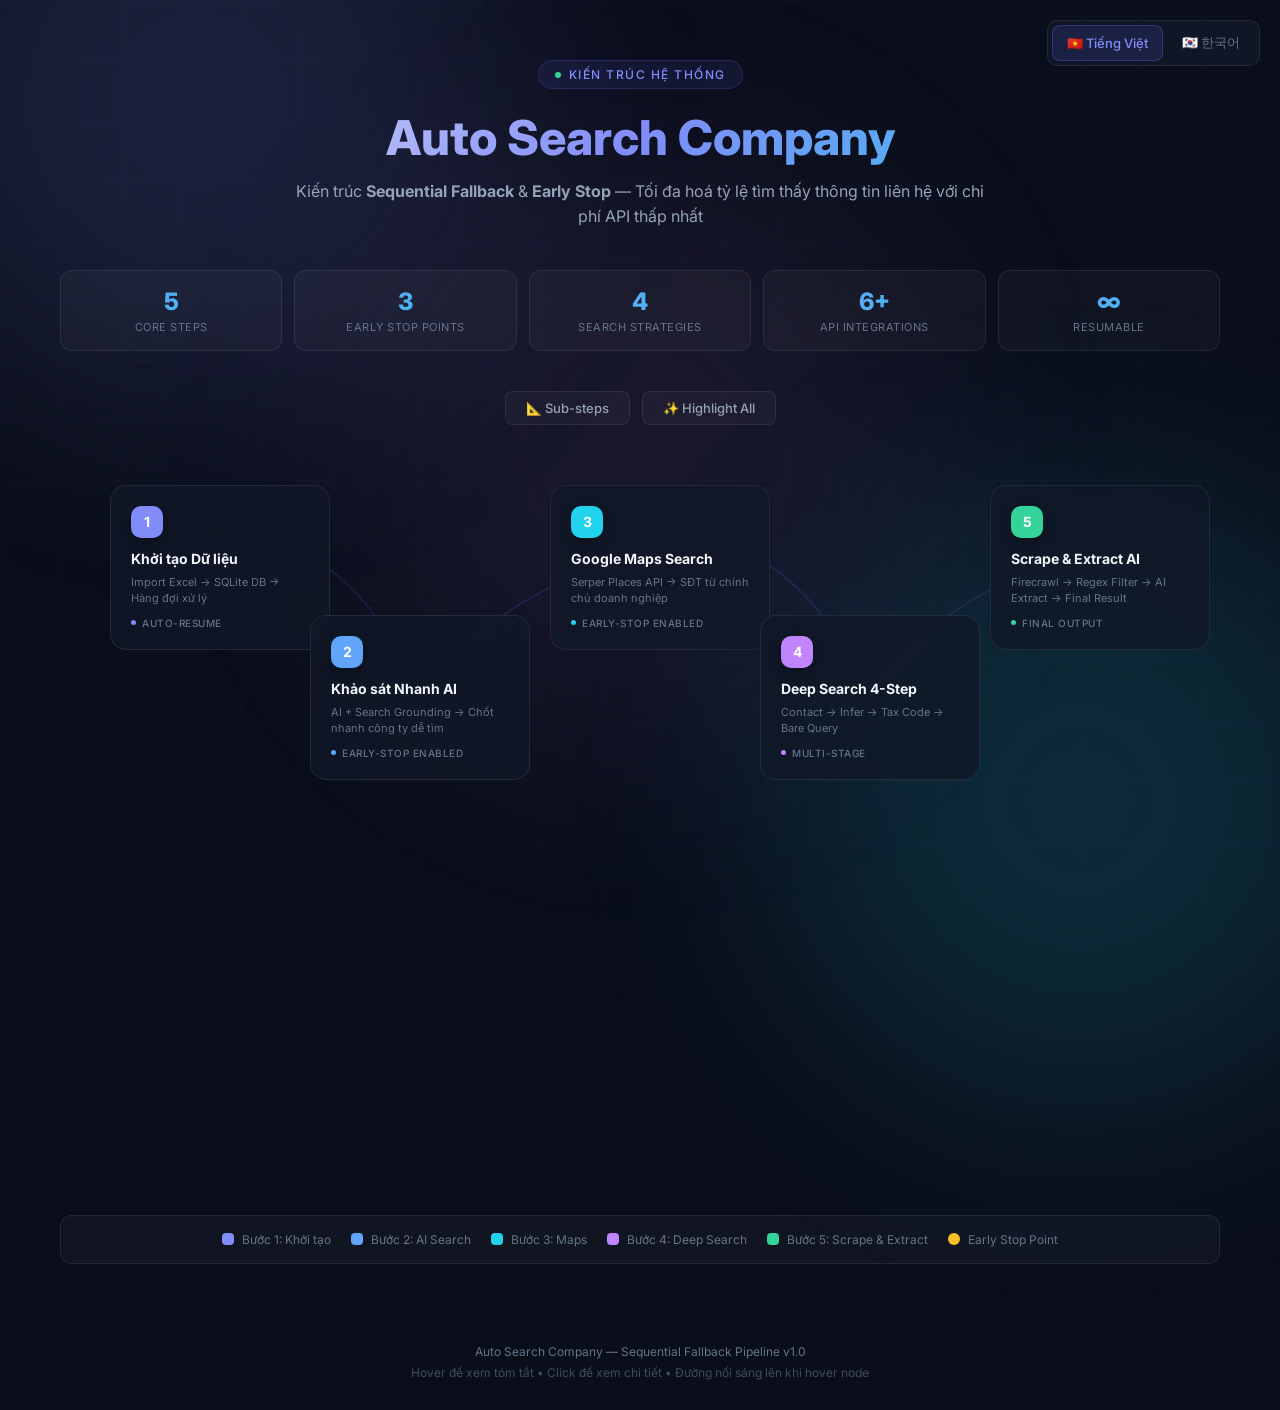
<file: dashboard/workflow/index.html>
<!DOCTYPE html>
<html lang="vi">
<head>
  <meta charset="UTF-8">
  <meta name="viewport" content="width=device-width, initial-scale=1.0">
  <title>Auto Search Company — System Workflow</title>
  <meta name="description" content="Quy trình vận hành hệ thống Auto Search Company - Sequential Fallback & Early Stop Architecture">
  <link rel="stylesheet" href="styles.css">
</head>
<body>
  <div class="bg-grid"></div>
  <div class="bg-glow bg-glow-1"></div>
  <div class="bg-glow bg-glow-2"></div>
  <div class="bg-glow bg-glow-3"></div>

  <!-- Language Toggle -->
  <div class="lang-toggle">
    <button class="lang-btn active" data-lang="vi" onclick="setLang('vi')">🇻🇳 Tiếng Việt</button>
    <button class="lang-btn" data-lang="ko" onclick="setLang('ko')">🇰🇷 한국어</button>
  </div>

  <header class="header">
    <div class="badge"><span class="dot"></span><span id="headerBadge">Kiến trúc Hệ thống</span></div>
    <h1 id="headerTitle">Auto Search Company</h1>
    <p class="subtitle" id="headerSubtitle">Kiến trúc <strong>Sequential Fallback</strong> & <strong>Early Stop</strong> — Tối đa hoá tỷ lệ tìm thấy thông tin liên hệ với chi phí API thấp nhất</p>
  </header>

  <div class="stats-bar">
    <div class="stats-grid">
      <div class="stat-card"><div class="stat-value">5</div><div class="stat-label">Core Steps</div></div>
      <div class="stat-card"><div class="stat-value">3</div><div class="stat-label">Early Stop Points</div></div>
      <div class="stat-card"><div class="stat-value">4</div><div class="stat-label">Search Strategies</div></div>
      <div class="stat-card"><div class="stat-value">6+</div><div class="stat-label">API Integrations</div></div>
      <div class="stat-card"><div class="stat-value">∞</div><div class="stat-label">Resumable</div></div>
    </div>
  </div>

  <div class="controls">
    <button data-action="substeps" onclick="toggleSubSteps()">📐 Sub-steps</button>
    <button data-action="highlight" onclick="highlightAll()">✨ Highlight All</button>
  </div>

  <div class="diagram-wrapper">
    <div class="diagram-canvas" id="diagramCanvas">
      <svg class="connections-svg" id="connectionsSvg"></svg>
    </div>
  </div>

  <div class="legend">
    <div class="legend-inner">
      <div class="legend-item"><div class="legend-color" style="background:#818cf8"></div><span class="legend-text">Bước 1: Khởi tạo</span></div>
      <div class="legend-item"><div class="legend-color" style="background:#60a5fa"></div><span class="legend-text">Bước 2: AI Search</span></div>
      <div class="legend-item"><div class="legend-color" style="background:#22d3ee"></div><span class="legend-text">Bước 3: Maps</span></div>
      <div class="legend-item"><div class="legend-color" style="background:#c084fc"></div><span class="legend-text">Bước 4: Deep Search</span></div>
      <div class="legend-item"><div class="legend-color" style="background:#34d399"></div><span class="legend-text">Bước 5: Scrape & Extract</span></div>
      <div class="legend-item"><div class="legend-color" style="background:#fbbf24;border-radius:50%"></div><span class="legend-text">Early Stop Point</span></div>
    </div>
  </div>

  <footer class="footer">
    <p id="footerTitle">Auto Search Company — Sequential Fallback Pipeline v1.0</p>
    <p id="footerHint" style="margin-top:6px;opacity:0.6">Hover để xem tóm tắt • Click để xem chi tiết • Đường nối sáng lên khi hover node</p>
  </footer>

  <div class="modal-overlay" id="modalOverlay">
    <div class="modal">
      <div class="modal-header">
        <h2><span class="step-badge">1</span><span class="modal-title-text">Title</span></h2>
        <button class="modal-close" onclick="closeModal()">✕</button>
      </div>
      <div class="modal-body"></div>
    </div>
  </div>

  <script src="i18n.js"></script>
  <script src="app.js"></script>
</body>
</html>
</file>
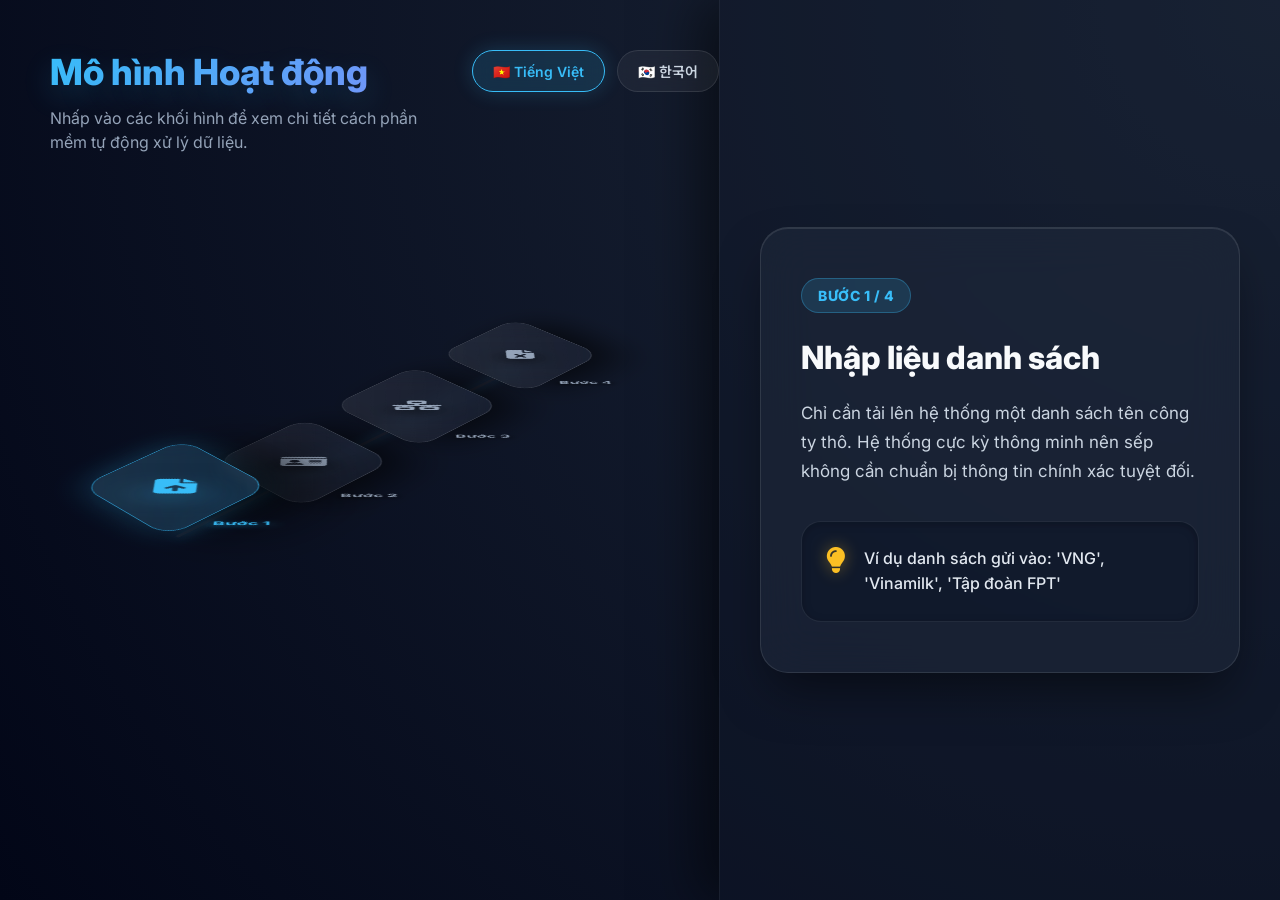
<file: workflow_3d.html>
<!DOCTYPE html>
<html lang="en">
<head>
    <meta charset="UTF-8">
    <meta name="viewport" content="width=device-width, initial-scale=1.0">
    <title>System Workflow Presentation</title>
    <link href="https://fonts.googleapis.com/css2?family=Inter:wght@300;400;600;800&family=Noto+Sans+KR:wght@300;400;700&display=swap" rel="stylesheet">
    <link rel="stylesheet" href="https://cdnjs.cloudflare.com/ajax/libs/font-awesome/6.4.0/css/all.min.css">
    <style>
        body {
            margin: 0;
            padding: 0;
            background: radial-gradient(circle at top right, #1e293b 0%, #020617 100%);
            color: #f8fafc;
            font-family: 'Inter', 'Noto Sans KR', sans-serif;
            overflow: hidden;
            height: 100vh;
        }

        .layout {
            display: flex;
            height: 100vh;
            width: 100vw;
        }

        /* --- LEFT PANE (3D SCENE) --- */
        .left-pane {
            flex: 3;
            position: relative;
            display: flex;
            flex-direction: column;
            overflow: hidden;
        }

        .header {
            position: absolute;
            top: 50px;
            left: 50px;
            z-index: 10;
        }

        .header h1 {
            font-size: 36px;
            font-weight: 800;
            margin: 0 0 12px 0;
            background: linear-gradient(135deg, #38bdf8, #818cf8);
            -webkit-background-clip: text;
            -webkit-text-fill-color: transparent;
            text-shadow: 0 10px 30px rgba(56, 189, 248, 0.2);
        }

        .header p {
            color: #94a3b8;
            font-size: 16px;
            margin: 0;
            max-width: 400px;
            line-height: 1.5;
        }

        .lang-toggle {
            position: absolute;
            top: 50px;
            right: 0px; /* Aligned relative to left-pane */
            display: flex;
            gap: 12px;
            z-index: 10;
        }

        .lang-toggle button {
            background: rgba(255,255,255,0.05);
            border: 1px solid rgba(255,255,255,0.1);
            color: #cbd5e1;
            padding: 10px 20px;
            border-radius: 30px;
            cursor: pointer;
            font-weight: 600;
            font-size: 14px;
            transition: all 0.3s cubic-bezier(0.4, 0, 0.2, 1);
            backdrop-filter: blur(10px);
            font-family: 'Inter', 'Noto Sans KR', sans-serif;
        }

        .lang-toggle button:hover {
            background: rgba(255,255,255,0.1);
        }

        .lang-toggle button.active {
            background: rgba(56, 189, 248, 0.15);
            border-color: #38bdf8;
            color: #38bdf8;
            box-shadow: 0 0 20px rgba(56, 189, 248, 0.2);
        }

        .scene-container {
            flex: 1;
            display: flex;
            align-items: center;
            justify-content: center;
            perspective: 2000px;
        }

        .board {
            position: relative;
            width: 600px; 
            height: 120px;
            transform: rotateX(60deg) rotateZ(-45deg);
            transform-style: preserve-3d;
            transition: transform 0.1s linear; /* for parallax */
        }

        /* The glowing wire connecting steps */
        .wire {
            position: absolute;
            top: 58px;
            left: 60px;
            width: 480px;
            height: 4px;
            background: rgba(255,255,255,0.05);
            border-radius: 2px;
            box-shadow: 0 0 15px rgba(56, 189, 248, 0.3);
            transform: translateZ(5px);
        }

        /* Animated data packets traveling on wire */
        .data-packet {
            position: absolute;
            top: -2px; 
            left: 0;
            width: 8px; 
            height: 8px;
            border-radius: 50%;
            background: #fff;
            box-shadow: 0 0 20px 5px #38bdf8, 0 0 40px 10px #818cf8;
            animation: travel 4s infinite cubic-bezier(0.4, 0, 0.2, 1);
            opacity: 0;
        }

        @keyframes travel {
            0% { transform: translateX(0); opacity: 0; }
            10% { opacity: 1; }
            90% { opacity: 1; }
            100% { transform: translateX(480px); opacity: 0; }
        }

        /* 3D Glass Panels */
        .glass-panel {
            position: absolute;
            top: 0;
            width: 120px;
            height: 120px;
            background: rgba(255, 255, 255, 0.03);
            backdrop-filter: blur(10px);
            -webkit-backdrop-filter: blur(10px);
            border: 1px solid rgba(255, 255, 255, 0.15);
            border-radius: 24px;
            transform-style: preserve-3d;
            transform: translateZ(20px);
            transition: all 0.5s cubic-bezier(0.175, 0.885, 0.32, 1.275);
            cursor: pointer;
            box-shadow: 20px 20px 50px rgba(0,0,0,0.6);
        }

        .step-1 { left: 0px; }
        .step-2 { left: 160px; }
        .step-3 { left: 320px; }
        .step-4 { left: 480px; }

        .glass-panel::before {
            content: '';
            position: absolute;
            inset: 0;
            border-radius: 24px;
            background: linear-gradient(135deg, rgba(255,255,255,0.1) 0%, transparent 100%);
            opacity: 0.5;
        }

        .glass-panel:hover:not(.active) {
            transform: translateZ(40px);
            background: rgba(255, 255, 255, 0.08);
            box-shadow: 30px 30px 60px rgba(0,0,0,0.7);
        }

        .glass-panel.active {
            transform: translateZ(60px);
            background: rgba(56, 189, 248, 0.15);
            border: 1px solid rgba(56, 189, 248, 0.6);
            box-shadow: 40px 40px 80px rgba(0,0,0,0.8), 0 0 40px rgba(56, 189, 248, 0.3);
        }

        /* Counter-rotated Icon */
        .icon-wrapper {
            position: absolute;
            top: 0; left: 0; right: 0; bottom: 0;
            display: flex;
            align-items: center;
            justify-content: center;
            font-size: 40px;
            color: #94a3b8;
            transform-style: preserve-3d;
            transform: translateZ(30px) rotateZ(45deg) rotateX(-60deg);
            filter: drop-shadow(0 15px 15px rgba(0,0,0,0.6));
            transition: all 0.5s cubic-bezier(0.175, 0.885, 0.32, 1.275);
        }

        .glass-panel:hover .icon-wrapper {
            color: #cbd5e1;
            transform: translateZ(45px) rotateZ(45deg) rotateX(-60deg) scale(1.1);
        }

        .glass-panel.active .icon-wrapper {
            color: #38bdf8;
            transform: translateZ(60px) rotateZ(45deg) rotateX(-60deg) scale(1.3);
            filter: drop-shadow(0 20px 20px rgba(56, 189, 248, 0.4));
        }

        /* Counter-rotated Label below panel */
        .step-label {
            position: absolute;
            top: 140px;
            left: 50%;
            transform: translateX(-50%) rotateZ(45deg) rotateX(-60deg);
            color: #94a3b8;
            font-weight: 700;
            font-size: 16px;
            white-space: nowrap;
            pointer-events: none;
            transition: color 0.3s;
            text-shadow: 0 4px 10px rgba(0,0,0,0.8);
        }

        .glass-panel.active .step-label {
            color: #38bdf8;
            text-shadow: 0 4px 15px rgba(56, 189, 248, 0.6);
        }

        /* --- RIGHT PANE (INFO PANEL) --- */
        .right-pane {
            flex: 2;
            display: flex;
            align-items: center;
            justify-content: center;
            padding: 40px;
            background: rgba(15, 23, 42, 0.4);
            border-left: 1px solid rgba(255, 255, 255, 0.05);
            box-shadow: -20px 0 50px rgba(0,0,0,0.5);
            z-index: 5;
        }

        .glass-card {
            background: rgba(30, 41, 59, 0.6);
            backdrop-filter: blur(24px);
            -webkit-backdrop-filter: blur(24px);
            border: 1px solid rgba(255, 255, 255, 0.1);
            border-radius: 28px;
            padding: 50px 40px;
            box-shadow: 0 25px 50px -12px rgba(0, 0, 0, 0.5), inset 0 1px 0 rgba(255,255,255,0.1);
            width: 100%;
            max-width: 480px;
            transition: all 0.4s ease;
        }

        .step-badge {
            display: inline-block;
            padding: 8px 16px;
            background: rgba(56, 189, 248, 0.15);
            color: #38bdf8;
            border-radius: 20px;
            font-size: 14px;
            font-weight: 800;
            margin-bottom: 24px;
            border: 1px solid rgba(56, 189, 248, 0.3);
            letter-spacing: 0.5px;
            text-transform: uppercase;
        }

        .glass-card h2 {
            font-size: 32px;
            font-weight: 800;
            margin: 0 0 20px 0;
            color: #f8fafc;
            line-height: 1.3;
        }

        .glass-card p {
            font-size: 17px;
            line-height: 1.7;
            color: #cbd5e1;
            margin: 0 0 35px 0;
        }

        .example-box {
            background: rgba(15, 23, 42, 0.7);
            border: 1px solid rgba(255, 255, 255, 0.08);
            border-radius: 20px;
            padding: 24px;
            display: flex;
            align-items: flex-start;
            gap: 18px;
            box-shadow: inset 0 2px 10px rgba(0,0,0,0.2);
        }

        .example-box i {
            color: #fbbf24;
            font-size: 26px;
            margin-top: 2px;
            filter: drop-shadow(0 0 8px rgba(251, 191, 36, 0.4));
        }

        .example-box span {
            color: #e2e8f0;
            font-size: 16px;
            line-height: 1.6;
            font-weight: 500;
        }

    </style>
</head>
<body>

    <div class="layout">
        <!-- LEFT 3D SCENE -->
        <div class="left-pane">
            
            <div class="header">
                <h1 id="main-title">Mô hình Hoạt động</h1>
                <p id="sub-title">Nhấp vào các khối hình để xem chi tiết cách phần mềm tự động xử lý dữ liệu.</p>
            </div>

            <div class="lang-toggle">
                <button id="btn-vn" class="active" onclick="setLanguage('vn')">🇻🇳 Tiếng Việt</button>
                <button id="btn-kr" onclick="setLanguage('kr')">🇰🇷 한국어</button>
            </div>

            <div class="scene-container">
                <div class="board" id="board">
                    
                    <!-- Connection Wire -->
                    <div class="wire">
                        <div class="data-packet" style="animation-delay: 0s"></div>
                        <div class="data-packet" style="animation-delay: 1.3s"></div>
                        <div class="data-packet" style="animation-delay: 2.6s"></div>
                    </div>

                    <!-- Step 1 -->
                    <div class="glass-panel step-1 active" data-step="1" onclick="updateInfoPanel(1)">
                        <div class="icon-wrapper"><i class="fas fa-file-upload"></i></div>
                        <div class="step-label" id="label-step-1">Bước 1</div>
                    </div>

                    <!-- Step 2 -->
                    <div class="glass-panel step-2" data-step="2" onclick="updateInfoPanel(2)">
                        <div class="icon-wrapper"><i class="fas fa-id-card"></i></div>
                        <div class="step-label" id="label-step-2">Bước 2</div>
                    </div>

                    <!-- Step 3 -->
                    <div class="glass-panel step-3" data-step="3" onclick="updateInfoPanel(3)">
                        <div class="icon-wrapper"><i class="fas fa-network-wired"></i></div>
                        <div class="step-label" id="label-step-3">Bước 3</div>
                    </div>

                    <!-- Step 4 -->
                    <div class="glass-panel step-4" data-step="4" onclick="updateInfoPanel(4)">
                        <div class="icon-wrapper"><i class="fas fa-file-excel"></i></div>
                        <div class="step-label" id="label-step-4">Bước 4</div>
                    </div>

                </div>
            </div>
        </div>

        <!-- RIGHT INFO PANEL -->
        <div class="right-pane">
            <div class="glass-card" id="info-card">
                <div class="step-badge" id="step-badge">Bước 1 / 4</div>
                <h2 id="info-title">Nhập liệu danh sách</h2>
                <p id="info-desc">Chỉ cần tải lên hệ thống một danh sách tên công ty thô. Không cần thông tin chính xác tuyệt đối.</p>
                <div class="example-box">
                    <i class="fas fa-lightbulb"></i>
                    <span id="info-example">Ví dụ: "VNG", "Vinamilk", "FPT"</span>
                </div>
            </div>
        </div>
    </div>

    <script>
        // Data Configuration
        const workflowData = [
            {
                step: 1,
                vn: {
                    title: "Nhập liệu danh sách",
                    desc: "Chỉ cần tải lên hệ thống một danh sách tên công ty thô. Hệ thống cực kỳ thông minh nên sếp không cần chuẩn bị thông tin chính xác tuyệt đối.",
                    example: "Ví dụ danh sách gửi vào: 'VNG', 'Vinamilk', 'Tập đoàn FPT'"
                },
                kr: {
                    title: "초기 데이터 입력",
                    desc: "정확하지 않아도 괜찮습니다. 가지고 있는 회사 이름 목록을 시스템에 업로드하기만 하면 됩니다. 시스템이 알아서 분석합니다.",
                    example: "예시 입력 데이터: 'VNG', 'Vinamilk', 'FPT 그룹'"
                }
            },
            {
                step: 2,
                vn: {
                    title: "Định vị Pháp lý",
                    desc: "Hệ thống đóng vai trò như một thám tử số, tự động đối chiếu cơ sở dữ liệu quốc gia để tìm ra 'tên khai sinh' chuẩn xác nhất trên giấy phép kinh doanh của công ty đó.",
                    example: "Từ cụm từ 'VNG' ➔ Tìm ra chính xác 'Công ty Cổ phần VNG'"
                },
                kr: {
                    title: "공식 법인명 식별",
                    desc: "시스템이 디지털 탐정처럼 국가 데이터베이스를 대조하여 사업자 등록증상의 정확한 '공식 법인명'을 자동으로 찾아냅니다.",
                    example: "검색어 'VNG' ➔ 'VNG 주식회사'로 자동 보정"
                }
            },
            {
                step: 3,
                vn: {
                    title: "Đào sâu & Thu thập",
                    desc: "Sử dụng tên chuẩn pháp lý vừa tìm được, AI sẽ rà quét toàn bộ Internet, bản đồ Google, và Mạng xã hội để gom về các dữ liệu kinh doanh quan trọng như Website, Số điện thoại, Email.",
                    example: "Thu hoạch được: vng.com.vn, SĐT: 028 3962 3888, ĐC: Tp.HCM"
                },
                kr: {
                    title: "심층 검색 및 수집",
                    desc: "확인된 법인명으로 인터넷 전체, 구글 지도, SNS를 스캔하여 웹사이트, 연락처, 이메일 등 핵심 비즈니스 데이터를 수집합니다.",
                    example: "수집 완료: vng.com.vn, 028 3962 3888, 호치민시"
                }
            },
            {
                step: 4,
                vn: {
                    title: "Xuất Báo cáo Excel",
                    desc: "Toàn bộ dữ liệu khổng lồ được sàng lọc, loại bỏ trùng lặp và đóng gói gọn gàng vào một file Excel chuyên nghiệp. Sếp chỉ việc tải về và sử dụng ngay!",
                    example: "Kết quả cuối cùng: File Danh_sach_cong_ty_hoan_chinh.xlsx"
                },
                kr: {
                    title: "엑셀 보고서 생성",
                    desc: "방대한 데이터가 필터링 및 중복 제거되어 전문적인 엑셀 파일로 깔끔하게 포장됩니다. 다운로드하여 바로 비즈니스에 활용하세요!",
                    example: "최종 결과물: 완벽한 Danh_sach_cong_ty.xlsx 파일"
                }
            }
        ];

        let currentLang = 'vn';
        let currentStep = 1;

        // UI Update Logic
        function updateInfoPanel(stepId) {
            currentStep = stepId;
            const data = workflowData.find(d => d.step === stepId)[currentLang];
            
            const card = document.getElementById('info-card');
            
            // Fade out
            card.style.opacity = 0;
            card.style.transform = 'translateY(15px)';
            
            setTimeout(() => {
                // Update text
                document.getElementById('step-badge').innerText = currentLang === 'vn' ? `Bước ${stepId} / 4` : `${stepId} 단계 / 4`;
                document.getElementById('info-title').innerText = data.title;
                document.getElementById('info-desc').innerText = data.desc;
                document.getElementById('info-example').innerText = data.example;
                
                // Fade in
                card.style.opacity = 1;
                card.style.transform = 'translateY(0)';
            }, 300);

            // Update 3D block active states
            document.querySelectorAll('.glass-panel').forEach(el => {
                if(parseInt(el.dataset.step) === stepId) {
                    el.classList.add('active');
                } else {
                    el.classList.remove('active');
                }
            });
        }

        // Language Switch Logic
        function setLanguage(lang) {
            currentLang = lang;
            document.getElementById('btn-vn').classList.toggle('active', lang === 'vn');
            document.getElementById('btn-kr').classList.toggle('active', lang === 'kr');
            
            // Translate Header
            document.getElementById('main-title').innerText = lang === 'vn' ? "Mô hình Hoạt động" : "시스템 작동 원리";
            document.getElementById('sub-title').innerText = lang === 'vn' 
                ? "Nhấp vào các khối hình để xem chi tiết cách phần mềm tự động xử lý dữ liệu." 
                : "각 블록을 클릭하여 소프트웨어가 데이터를 자동 처리하는 과정을 확인하세요.";
            
            // Translate 3D block labels
            for(let i=1; i<=4; i++) {
                document.getElementById(`label-step-${i}`).innerText = lang === 'vn' ? `Bước ${i}` : `${i} 단계`;
            }

            // Refresh current panel
            updateInfoPanel(currentStep);
        }

        // 3D Parallax Mouse Tracking
        const board = document.getElementById('board');
        let currentX = 0, currentY = 0;
        let targetX = 0, targetY = 0;

        document.addEventListener('mousemove', (e) => {
            // Calculate rotation offsets based on mouse position
            targetX = (window.innerWidth / 2 - e.pageX) / 80;
            targetY = (window.innerHeight / 2 - e.pageY) / 80;
        });

        // Smooth animation loop for parallax
        function animate() {
            currentX += (targetX - currentX) * 0.1;
            currentY += (targetY - currentY) * 0.1;
            board.style.transform = `rotateX(${60 + currentY}deg) rotateZ(${-45 + currentX}deg)`;
            requestAnimationFrame(animate);
        }
        animate();

        // Initial setup
        setLanguage('vn');

    </script>
</body>
</html>
</file>
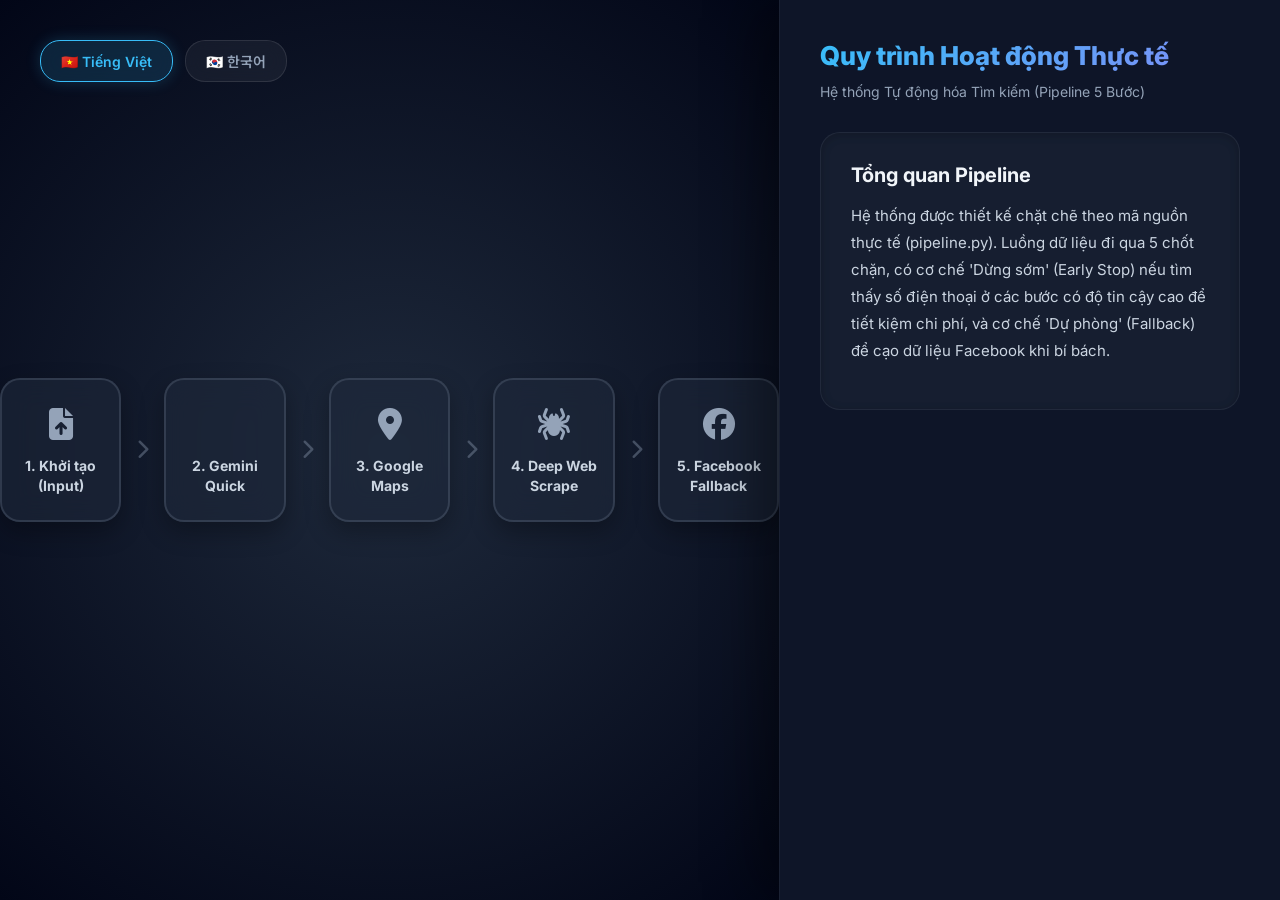
<file: workflow_diagram.html>
<!DOCTYPE html>
<html lang="en">
<head>
    <meta charset="UTF-8">
    <meta name="viewport" content="width=device-width, initial-scale=1.0">
    <title>Actual System Pipeline Diagram</title>
    <link href="https://fonts.googleapis.com/css2?family=Inter:wght@300;400;500;600;800&family=Noto+Sans+KR:wght@300;400;500;700&display=swap" rel="stylesheet">
    <link rel="stylesheet" href="https://cdnjs.cloudflare.com/ajax/libs/font-awesome/6.4.0/css/all.min.css">
    <style>
        body {
            margin: 0; padding: 0;
            font-family: 'Inter', 'Noto Sans KR', sans-serif;
            color: #f8fafc;
            background: #020617;
            overflow: hidden;
        }
        
        .layout {
            display: flex;
            height: 100vh;
            width: 100vw;
        }

        /* --- LEFT PANE (DIAGRAM) --- */
        .left-pane {
            flex: 6.5; 
            position: relative;
            display: flex;
            align-items: center;
            justify-content: center;
            background: radial-gradient(circle at center, #1e293b 0%, #020617 100%);
            overflow: hidden;
        }

        .lang-toggle {
            position: absolute;
            top: 40px;
            left: 40px;
            display: flex;
            gap: 12px;
            z-index: 20;
        }
        
        .lang-toggle button {
            background: rgba(255,255,255,0.05);
            border: 1px solid rgba(255,255,255,0.1);
            color: #94a3b8;
            padding: 10px 20px;
            border-radius: 20px;
            cursor: pointer;
            font-weight: 600;
            font-size: 14px;
            transition: all 0.3s;
            font-family: inherit;
            backdrop-filter: blur(10px);
        }
        
        .lang-toggle button.active {
            background: rgba(56, 189, 248, 0.15);
            border-color: #38bdf8;
            color: #38bdf8;
            box-shadow: 0 0 15px rgba(56, 189, 248, 0.2);
        }

        .diagram-canvas {
            display: flex;
            align-items: center;
            justify-content: center;
            gap: 15px; /* Reduced gap to fit 5 nodes */
            width: 100%;
            height: 100%;
            transition: transform 0.8s cubic-bezier(0.2, 0.8, 0.2, 1);
            transform-origin: center center;
        }

        /* Arrows */
        .arrow {
            font-size: 20px;
            color: rgba(148, 163, 184, 0.4);
            z-index: 1;
            transition: opacity 0.4s;
        }
        .diagram-canvas.zoomed .arrow {
            opacity: 0.1;
        }

        /* Nodes */
        .node {
            position: relative;
            width: 140px;
            height: 140px;
            background: rgba(30, 41, 59, 0.6);
            backdrop-filter: blur(15px);
            border: 2px solid rgba(148, 163, 184, 0.2);
            border-radius: 20px;
            display: flex;
            flex-direction: column;
            align-items: center;
            justify-content: center;
            cursor: pointer;
            transition: all 0.4s cubic-bezier(0.25, 0.8, 0.25, 1);
            box-shadow: 0 10px 25px rgba(0,0,0,0.3);
            z-index: 2;
        }

        .node .icon {
            font-size: 32px;
            color: #94a3b8;
            margin-bottom: 12px;
            transition: all 0.4s;
        }

        .node .title {
            font-size: 14px;
            font-weight: 700;
            color: #cbd5e1;
            text-align: center;
            padding: 0 10px;
            line-height: 1.4;
        }

        /* Hover Effect */
        .node:hover {
            border-color: #38bdf8;
            background: rgba(30, 41, 59, 0.9);
            box-shadow: 0 15px 35px rgba(56, 189, 248, 0.25);
            transform: translateY(-5px);
        }
        .node:hover .icon {
            color: #38bdf8;
            transform: scale(1.1);
        }

        /* Active State (Zoomed) */
        .node.active {
            border-color: #818cf8;
            background: rgba(30, 41, 59, 1);
            box-shadow: 0 0 50px rgba(129, 140, 248, 0.4);
        }
        .node.active .icon {
            color: #818cf8;
        }

        /* Dimmed State */
        .node.dimmed {
            opacity: 0.4;
            filter: blur(3px);
            transform: scale(0.95);
        }
        .node.dimmed:hover {
            opacity: 0.8;
            filter: blur(0px);
            transform: scale(1);
        }

        /* Tooltip */
        .tooltip {
            position: absolute;
            bottom: calc(100% + 15px);
            left: 50%;
            transform: translateX(-50%) translateY(10px);
            background: rgba(15, 23, 42, 0.95);
            border: 1px solid #38bdf8;
            padding: 12px 16px;
            border-radius: 12px;
            width: 250px;
            color: #f1f5f9;
            font-size: 13px;
            line-height: 1.6;
            box-shadow: 0 15px 35px rgba(0,0,0,0.6);
            opacity: 0;
            visibility: hidden;
            transition: all 0.3s;
            pointer-events: none;
            z-index: 10;
        }
        .tooltip::after {
            content: '';
            position: absolute;
            top: 100%;
            left: 50%;
            transform: translateX(-50%);
            border-width: 8px;
            border-style: solid;
            border-color: #38bdf8 transparent transparent transparent;
        }
        .node:hover .tooltip {
            opacity: 1;
            visibility: visible;
            transform: translateX(-50%) translateY(0);
        }
        .diagram-canvas.zoomed .tooltip {
            display: none !important;
        }

        /* --- RIGHT PANE (SIDEBAR) --- */
        .right-pane {
            flex: 3.5; 
            background: rgba(15, 23, 42, 0.95);
            backdrop-filter: blur(20px);
            border-left: 1px solid rgba(255, 255, 255, 0.05);
            display: flex;
            flex-direction: column;
            padding: 40px;
            box-shadow: -20px 0 50px rgba(0,0,0,0.4);
            position: relative;
            z-index: 10;
            overflow-y: auto;
        }

        .header {
            margin-bottom: 30px;
        }
        .header h1 {
            font-size: 26px;
            font-weight: 800;
            margin: 0 0 10px 0;
            background: linear-gradient(135deg, #38bdf8, #818cf8);
            -webkit-background-clip: text;
            -webkit-text-fill-color: transparent;
            line-height: 1.2;
        }
        .header p {
            color: #94a3b8;
            margin: 0;
            font-size: 14px;
            line-height: 1.5;
        }

        .sidebar-content {
            flex: 1;
            display: none;
            animation: fadeIn 0.5s ease forwards;
        }
        .sidebar-content.active {
            display: block;
        }

        @keyframes fadeIn {
            from { opacity: 0; transform: translateY(15px); }
            to { opacity: 1; transform: translateY(0); }
        }

        /* Overview Content */
        .overview-card {
            background: rgba(30, 41, 59, 0.5);
            border: 1px solid rgba(255,255,255,0.05);
            border-radius: 20px;
            padding: 30px;
            box-shadow: inset 0 2px 10px rgba(0,0,0,0.2);
        }
        .overview-card h2 {
            font-size: 20px;
            margin: 0 0 15px 0;
            color: #f1f5f9;
        }
        .overview-card p {
            color: #cbd5e1;
            line-height: 1.8;
            font-size: 15px;
            white-space: pre-line;
        }

        /* Detail Content */
        .btn-back {
            background: rgba(56, 189, 248, 0.1);
            border: 1px solid rgba(56, 189, 248, 0.3);
            color: #38bdf8;
            padding: 10px 16px;
            border-radius: 12px;
            cursor: pointer;
            font-weight: 600;
            font-size: 14px;
            margin-bottom: 20px;
            display: inline-flex;
            align-items: center;
            gap: 10px;
            transition: all 0.3s;
            font-family: inherit;
        }
        .btn-back:hover {
            background: rgba(56, 189, 248, 0.25);
            box-shadow: 0 5px 15px rgba(56, 189, 248, 0.15);
            transform: translateX(-5px);
        }

        .detail-card h2 {
            font-size: 26px;
            font-weight: 800;
            margin: 0 0 15px 0;
            color: #f8fafc;
        }

        .mechanics { margin-top: 25px; }
        .mechanics h3 {
            font-size: 16px;
            color: #38bdf8;
            margin: 0 0 15px 0;
            font-weight: 700;
            letter-spacing: 0.5px;
        }

        .mechanics ul {
            list-style: none;
            padding: 0;
            margin: 0;
            display: flex;
            flex-direction: column;
            gap: 12px;
        }

        .mechanics li {
            display: flex;
            align-items: flex-start;
            gap: 12px;
            background: rgba(30, 41, 59, 0.6);
            padding: 16px;
            border-radius: 12px;
            border: 1px solid rgba(255,255,255,0.05);
            box-shadow: 0 5px 15px rgba(0,0,0,0.2);
            transition: transform 0.2s;
        }
        .mechanics li:hover {
            transform: translateX(5px);
            background: rgba(30, 41, 59, 0.8);
            border-color: rgba(56, 189, 248, 0.2);
        }
        .mechanics li i {
            color: #818cf8;
            font-size: 18px;
            margin-top: 2px;
            flex-shrink: 0;
        }
        .mechanics li span {
            color: #e2e8f0;
            font-size: 14.5px;
            line-height: 1.6;
        }

        /* ILLUSTRATION MOCKUPS */
        .illu-box {
            background: rgba(15, 23, 42, 0.5);
            border: 1px solid rgba(255,255,255,0.05);
            border-radius: 12px;
            padding: 15px;
            display: flex;
            flex-direction: column;
            gap: 8px;
            font-family: 'Consolas', 'Courier New', monospace;
            font-size: 13px;
            box-shadow: inset 0 2px 10px rgba(0,0,0,0.3);
            margin-bottom: 20px;
        }
        .mock-header {
            display: flex;
            align-items: center;
            gap: 8px;
            background: rgba(30,41,59,0.8);
            padding: 8px 12px;
            border-radius: 6px;
            color: #f8fafc;
            font-weight: bold;
            border-left: 3px solid #38bdf8;
        }
        .mock-content {
            background: rgba(2,6,23,0.6);
            padding: 10px;
            border-radius: 6px;
            color: #cbd5e1;
            border: 1px solid rgba(255,255,255,0.02);
            line-height: 1.5;
        }
        .mock-arrow {
            text-align: center;
            color: #818cf8;
            font-size: 16px;
        }
        .mock-json {
            color: #38bdf8;
            padding-left: 15px;
        }
        .mock-json .val {
            color: #a3e635; /* string green */
        }
        .mock-highlight {
            background: rgba(251, 191, 36, 0.2);
            color: #fbbf24;
            padding: 2px 6px;
            border-radius: 4px;
            font-weight: bold;
        }
        .mock-err {
            background: rgba(239, 68, 68, 0.2);
            color: #ef4444;
            padding: 2px 6px;
            border-radius: 4px;
        }

    </style>
</head>
<body>

    <div class="layout">
        
        <!-- DIAGRAM CANVAS (LEFT) -->
        <div class="left-pane">
            <div class="lang-toggle">
                <button id="btn-vn" class="active" onclick="setLanguage('vn')">🇻🇳 Tiếng Việt</button>
                <button id="btn-kr" onclick="setLanguage('kr')">🇰🇷 한국어</button>
            </div>
            
            <div class="diagram-canvas" id="canvas">
                
                <!-- NODE 1 -->
                <div class="node" id="node-1" onclick="focusNode(1)">
                    <div class="icon"><i class="fas fa-file-upload"></i></div>
                    <div class="title" id="node-title-1">1. Input</div>
                    <div class="tooltip">
                        <i class="fas fa-lightbulb" style="color: #fbbf24; margin-right: 8px;"></i>
                        <span id="node-hover-1">Hover 1</span>
                    </div>
                </div>

                <div class="arrow"><i class="fas fa-chevron-right"></i></div>

                <!-- NODE 2 -->
                <div class="node" id="node-2" onclick="focusNode(2)">
                    <div class="icon"><i class="fas fa-sparkles"></i></div>
                    <div class="title" id="node-title-2">2. Gemini Quick</div>
                    <div class="tooltip">
                        <i class="fas fa-lightbulb" style="color: #fbbf24; margin-right: 8px;"></i>
                        <span id="node-hover-2">Hover 2</span>
                    </div>
                </div>

                <div class="arrow"><i class="fas fa-chevron-right"></i></div>

                <!-- NODE 3 -->
                <div class="node" id="node-3" onclick="focusNode(3)">
                    <div class="icon"><i class="fas fa-map-marker-alt"></i></div>
                    <div class="title" id="node-title-3">3. Maps</div>
                    <div class="tooltip">
                        <i class="fas fa-lightbulb" style="color: #fbbf24; margin-right: 8px;"></i>
                        <span id="node-hover-3">Hover 3</span>
                    </div>
                </div>

                <div class="arrow"><i class="fas fa-chevron-right"></i></div>

                <!-- NODE 4 -->
                <div class="node" id="node-4" onclick="focusNode(4)">
                    <div class="icon"><i class="fas fa-spider"></i></div>
                    <div class="title" id="node-title-4">4. Deep Search</div>
                    <div class="tooltip">
                        <i class="fas fa-lightbulb" style="color: #fbbf24; margin-right: 8px;"></i>
                        <span id="node-hover-4">Hover 4</span>
                    </div>
                </div>

                <div class="arrow"><i class="fas fa-chevron-right"></i></div>

                <!-- NODE 5 -->
                <div class="node" id="node-5" onclick="focusNode(5)">
                    <div class="icon"><i class="fab fa-facebook"></i></div>
                    <div class="title" id="node-title-5">5. Fallback</div>
                    <div class="tooltip">
                        <i class="fas fa-lightbulb" style="color: #fbbf24; margin-right: 8px;"></i>
                        <span id="node-hover-5">Hover 5</span>
                    </div>
                </div>

            </div>
        </div>
        
        <!-- SIDEBAR (RIGHT) -->
        <div class="right-pane">
            <div class="header">
                <h1 id="header-title">Mô hình Vận hành Thực tế</h1>
                <p id="header-subtitle">Hệ thống Tự động hóa Tìm kiếm (Pipeline 5 Bước)</p>
            </div>
            
            <!-- OVERVIEW (Default) -->
            <div id="sidebar-default" class="sidebar-content active">
                <div class="overview-card">
                    <h2 id="overview-title">Tổng quan Pipeline</h2>
                    <p id="overview-desc">Overview description here.</p>
                </div>
            </div>
            
            <!-- DETAIL (Zoomed) -->
            <div id="sidebar-detail" class="sidebar-content">
                <button class="btn-back" onclick="zoomOut()">
                    <i class="fas fa-arrow-left"></i> <span id="btn-back-text">Quay lại Tổng quan</span>
                </button>
                <div class="detail-card">
                    <h2 id="detail-title">Title</h2>
                    <!-- Visual mockups container -->
                    <div id="illustration-container"></div>
                    <div class="mechanics">
                        <h3 id="mechanics-title">Cơ chế vận hành chi tiết:</h3>
                        <ul id="detail-mechanics">
                            <!-- Injected by JS -->
                        </ul>
                    </div>
                </div>
            </div>
        </div>

    </div>

    <script>
        const nodeIllustrations = {
            1: `
                <div class="illu-box">
                    <div class="mock-header"><i class="fas fa-file-excel" style="color: #22c55e;"></i> input_companies.xlsx</div>
                    <div class="mock-content" style="display: grid; grid-template-columns: 30px 1fr; gap: 5px;">
                        <b style="border-bottom:1px solid #475569;">ID</b><b style="border-bottom:1px solid #475569;">Company Name</b>
                        <span>1</span><span>Công ty VNG</span>
                        <span>2</span><span>Tập đoàn FPT</span>
                    </div>
                    <div class="mock-arrow"><i class="fas fa-arrow-down"></i> <span style="font-size:12px; color:#94a3b8;">Database Manager</span></div>
                    <div class="mock-content">Trạng thái: <span class="mock-highlight">PENDING</span> (Đưa vào hàng đợi)</div>
                </div>
            `,
            2: `
                <div class="illu-box">
                    <div class="mock-header" style="border-left-color: #818cf8;"><i class="fab fa-google"></i> Google Search Grounding <i class="fas fa-sparkles" style="color: #fbbf24; margin-left: auto;"></i></div>
                    <div class="mock-content">
                        <div style="color: #94a3b8; font-size: 11px; margin-bottom: 5px;">AI đang trực tiếp đọc kết quả trên web...</div>
                        <div><i>"Công ty Cổ phần VNG (tên cũ VinaGame). Đại diện: Lê Hồng Minh. Mã số thuế: 0303625026..."</i></div>
                    </div>
                    <div class="mock-arrow"><i class="fas fa-arrow-down"></i> <span style="font-size:12px; color:#94a3b8;">AI Parse & JSON Output</span></div>
                    <div class="mock-content mock-json">
                        "core_name_vi": <span class="val">"Công ty Cổ phần VNG"</span>,<br>
                        "tax_code": <span class="val">"0303625026"</span>,<br>
                        "grounding_sources": <span class="val">["https://masothue...", "https://vng..."]</span>
                    </div>
                </div>
            `,
            3: `
                <div class="illu-box">
                    <div class="mock-header" style="border-left-color: #ef4444;"><i class="fas fa-map-marker-alt" style="color:#ef4444;"></i> Serper Places API (Google Maps)</div>
                    <div class="mock-content" style="display:flex; gap:12px; align-items:center;">
                        <div style="width: 45px; height: 45px; background: #334155; border-radius: 8px; display:flex; align-items:center; justify-content:center;"><i class="fas fa-map-pin" style="color:#ef4444; font-size:22px;"></i></div>
                        <div>
                            <div style="font-weight: bold; color: white;">Công ty Cổ phần VNG</div>
                            <div style="color: #94a3b8; margin-top:3px;"><i class="fas fa-phone" style="width:15px"></i> 028 3962 3888 <span class="mock-highlight" style="font-size:11px;">EARLY STOP! (Chốt kết quả)</span></div>
                            <div style="color: #94a3b8; margin-top:3px;"><i class="fas fa-globe" style="width:15px"></i> vng.com.vn <span style="font-size:11px; color:#cbd5e1;">(Chuyển sang bước cạo web)</span></div>
                        </div>
                    </div>
                </div>
            `,
            4: `
                <div class="illu-box">
                    <div class="mock-header" style="border-left-color: #a855f7;"><i class="fas fa-spider" style="color: #a855f7;"></i> Deep Scrape Pipeline</div>
                    <div class="mock-content">
                        1. <i class="fas fa-search" style="width:15px; color:#94a3b8;"></i> <b>Serper API:</b> Tìm thấy 15 URLs<br>
                        2. <i class="fas fa-filter" style="width:15px; color:#94a3b8;"></i> <b>Link Filter:</b> Loại bỏ rác, còn lại 4 an toàn<br>
                        3. <i class="fas fa-fire" style="width:15px; color:#94a3b8;"></i> <b>Firecrawl:</b> Cạo toàn bộ text HTML thành Markdown
                    </div>
                    <div class="mock-arrow"><i class="fas fa-arrow-down"></i> <span style="font-size:12px; color:#94a3b8;">Gemini Đọc hiểu & Rút trích</span></div>
                    <div class="mock-content mock-json">
                        "email": <span class="val">"info@vng.com.vn"</span>,<br>
                        "representative": <span class="val">"Lê Hồng Minh"</span><br>
                        "address": <span class="val">"Z06, Đường 13, Quận 7, TP.HCM"</span>
                    </div>
                </div>
            `,
            5: `
                <div class="illu-box">
                    <div class="mock-header" style="border-left-color: #3b82f6;"><i class="fab fa-facebook" style="color: #3b82f6;"></i> Facebook Fallback</div>
                    <div class="mock-content" style="color: #94a3b8;">
                        <span class="mock-err">NO PHONE YET!</span> ➔ Mở cạo dữ liệu Fanpage Facebook.
                    </div>
                    <div class="mock-arrow"><i class="fas fa-arrow-down"></i> <span style="font-size:12px; color:#94a3b8;">Gom nhóm, Lọc trùng & Báo cáo</span></div>
                    <div class="mock-content" style="display: grid; grid-template-columns: 1fr 90px 110px; gap: 5px; background:#064e3b; border:1px solid #10b981; color:white;">
                        <b style="border-bottom:1px solid #10b981;">Tên Công Ty</b><b style="border-bottom:1px solid #10b981;">Điện Thoại</b><b style="border-bottom:1px solid #10b981;">Mã Số Thuế</b>
                        <span>CTCP VNG</span><span class="mock-highlight" style="color:white; font-size:11px;">0283962...</span><span>0303625026</span>
                    </div>
                </div>
            `
        };

        const langData = {
            vn: {
                global: {
                    title: "Quy trình Hoạt động Thực tế",
                    subTitle: "Hệ thống Tự động hóa Tìm kiếm (Pipeline 5 Bước)",
                    overviewTitle: "Tổng quan Pipeline",
                    overviewDesc: "Hệ thống được thiết kế chặt chẽ theo mã nguồn thực tế (pipeline.py). Luồng dữ liệu đi qua 5 chốt chặn, có cơ chế 'Dừng sớm' (Early Stop) nếu tìm thấy số điện thoại ở các bước có độ tin cậy cao để tiết kiệm chi phí, và cơ chế 'Dự phòng' (Fallback) để cạo dữ liệu Facebook khi bí bách.",
                    backBtn: "Quay lại Tổng quan",
                    mechanicsTitle: "Cơ chế vận hành chi tiết:"
                },
                nodes: [
                    {
                        id: 1,
                        title: "1. Khởi tạo (Input)",
                        hover: "Đọc file danh sách đầu vào và khởi tạo Pipeline Manager.",
                        mechanics: [
                            "Hệ thống đọc dữ liệu từ tệp đầu vào (ví dụ: file Excel chứa tên công ty sơ sài).",
                            "DatabaseManager tạo các bản ghi (records) với trạng thái 'pending' (Chờ xử lý).",
                            "Hỗ trợ cơ chế Resumable an toàn: Nếu bị ngắt điện giữa chừng, lần sau chạy lại hệ thống sẽ tự động đi tiếp đúng công ty đang làm dở mà không bị mất hay lặp dữ liệu."
                        ]
                    },
                    {
                        id: 2,
                        title: "2. Gemini Quick",
                        hover: "Gọi Gemini API (Search Grounding) lướt Google theo thời gian thực.",
                        mechanics: [
                            "Hệ thống gọi API của Gemini và bật công cụ 'Google Search Grounding'.",
                            "Khác với AI thông thường bị giới hạn dữ liệu cũ, Gemini sẽ tự động search web theo thời gian thực giống hệt như con người, tự đọc các đoạn snippet (đoạn trích kết quả) từ các nguồn danh bạ.",
                            "Tự động nhận diện 'Tên pháp lý tiếng Việt' (core_name_vi), Mã số thuế, và đánh giá độ tin cậy.",
                            "Trả về dữ liệu JSON kèm danh sách các đường link (Grounding Sources) mà AI đã đọc để chứng minh nguồn gốc.",
                            "Early Stop: Nếu AI tìm thấy Số điện thoại tại đây (và đánh giá độ tin cậy cao), hệ thống lập tức chốt kết quả, bỏ qua các bước sau để sang công ty tiếp theo."
                        ]
                    },
                    {
                        id: 3,
                        title: "3. Google Maps",
                        hover: "Dùng API Serper Places để truy vấn địa điểm, lấy SĐT và Website.",
                        mechanics: [
                            "Sử dụng 'Tên pháp lý' vừa lấy được từ Gemini, hệ thống truy vấn thẳng vào Google Maps (thông qua Serper Places API).",
                            "Dữ liệu trên Google Maps thường do chính chủ doanh nghiệp xác minh nên có độ chính xác cực cao (lên tới 85%+).",
                            "Early Stop: Nếu có SĐT trên Maps, lập tức chốt kết quả ngay lập tức.",
                            "Nếu không có SĐT nhưng có Website chính thức, hệ thống sẽ ghim Website đó vào hàng đợi để chuẩn bị cho bước cạo dữ liệu (Scraping) ở bước 4."
                        ]
                    },
                    {
                        id: 4,
                        title: "4. Deep Web Scrape",
                        hover: "Serper Search ➔ Lọc Link ➔ Firecrawl ➔ Gemini AI trích xuất.",
                        mechanics: [
                            "Serper Search: Tạo các cụm từ khóa thông minh, search Google để lấy 10-20 links. Tự động cắt bỏ các link bị trùng với nguồn của Gemini (Bước 2).",
                            "Filter: Lọc bỏ các trang rác, trang không an toàn, mạng xã hội không liên quan.",
                            "Firecrawl Scrape: Dùng công cụ cạo dữ liệu chuyên sâu để bóc tách toàn bộ nội dung HTML của website thành dạng văn bản thuần (Markdown).",
                            "AI Extract: Gửi khối văn bản khổng lồ này lại cho Gemini AI. AI sẽ đọc bối cảnh và rút trích ra Số điện thoại, Email, Người đại diện. Kết thúc quy trình nếu tìm thấy SĐT."
                        ]
                    },
                    {
                        id: 5,
                        title: "5. Facebook Fallback",
                        hover: "Cạo Facebook nếu thất bại ở Bước 4. Lọc trùng lặp & Xuất Excel.",
                        mechanics: [
                            "Last Resort (Cứu cánh cuối cùng): Nếu qua 4 bước vẫn trắng tay (không có SĐT), hệ thống sẽ tìm kiếm các đường link Facebook.com liên quan đến công ty.",
                            "Thực hiện cạo (scrape) nội dung Fanpage và cho AI quét cơ hội cuối cùng.",
                            "Kết thúc Pipeline: Toàn bộ dữ liệu của công ty được cập nhật trạng thái 'done'.",
                            "Aggregator & Report: Thuật toán gom nhóm dữ liệu, lọc bỏ trùng lặp chéo, chuẩn hóa định dạng và xuất ra file báo cáo Excel cuối cùng rất trực quan."
                        ]
                    }
                ]
            },
            kr: {
                global: {
                    title: "실제 시스템 작동 프로세스",
                    subTitle: "자동 검색 및 수집 파이프라인 (5단계)",
                    overviewTitle: "파이프라인 개요",
                    overviewDesc: "이 시스템은 실제 소스 코드(pipeline.py)에 맞게 엄격하게 설계되었습니다. 데이터 흐름은 5개의 검문소를 거치며, 신뢰도가 높은 단계에서 전화번호를 찾으면 비용 절감을 위해 즉시 종료하는 'Early Stop' 메커니즘과, 실패 시 Facebook 데이터를 크롤링하는 'Fallback' 메커니즘을 갖추고 있습니다.",
                    backBtn: "전체 보기로 돌아가기",
                    mechanicsTitle: "상세 작동 원리:"
                },
                nodes: [
                    {
                        id: 1,
                        title: "1. 초기화 (Input)",
                        hover: "입력 목록 파일을 읽고 파이프라인 매니저를 초기화합니다.",
                        mechanics: [
                            "시스템이 입력 파일(예: 부정확한 회사 이름이 포함된 엑셀)에서 데이터를 읽어옵니다.",
                            "데이터베이스 매니저가 'pending'(대기 중) 상태로 레코드를 생성합니다.",
                            "재개(Resume) 기능 지원: 작업 중 전원이 끊겨도 다음 실행 시 데이터 손실 없이 중단된 회사부터 정확히 이어서 작업합니다."
                        ]
                    },
                    {
                        id: 2,
                        title: "2. 제미나이 퀵",
                        hover: "Gemini API(Search Grounding)를 호출하여 실시간 구글 검색 수행.",
                        mechanics: [
                            "Gemini API를 호출하고 'Google Search Grounding' 도구를 활성화합니다.",
                            "과거 데이터에 제한된 일반 AI와 달리, 제미나이는 사람처럼 실시간으로 웹을 서핑하며 검색 결과의 스니펫(요약)을 직접 읽습니다.",
                            "'공식 법인명'(core_name_vi)과 세금 코드를 인식하고 데이터 신뢰도를 평가합니다.",
                            "출처를 증명하기 위해 AI가 참고한 URL 목록(Grounding Sources)과 함께 JSON 데이터를 반환합니다.",
                            "Early Stop: 여기서 전화번호를 찾으면(신뢰도 높음) 즉시 결과를 확정하고 다음 회사로 넘어갑니다."
                        ]
                    },
                    {
                        id: 3,
                        title: "3. 구글 지도 (Maps)",
                        hover: "Serper Places API를 사용하여 지도에서 전화번호와 웹사이트 조회.",
                        mechanics: [
                            "제미나이에서 얻은 '공식 법인명'을 사용하여 Google Maps 시스템(Serper Places API 경유)에 직접 쿼리합니다.",
                            "왜 Maps를 사용할까요? Google Maps의 데이터는 비즈니스 소유자가 직접 인증하는 경우가 많아 정확도가 매우 높기 때문입니다(85%+).",
                            "Early Stop: Maps에 전화번호가 있으면 즉시 확정하고 이후 단계를 건너뜁니다.",
                            "전화번호는 없지만 공식 웹사이트가 있는 경우, 4단계의 크롤링(Scraping)을 위해 해당 웹사이트를 대기열에 고정합니다."
                        ]
                    },
                    {
                        id: 4,
                        title: "4. 딥 웹 스크랩",
                        hover: "Serper 검색 ➔ 링크 필터 ➔ Firecrawl ➔ Gemini AI 데이터 추출.",
                        mechanics: [
                            "Serper 검색: 스마트 키워드를 생성하고 구글을 검색하여 10~20개의 링크를 가져옵니다. 2단계의 제미나이 출처와 중복되는 링크는 자동 제거합니다.",
                            "필터(Filter): 관련 없는 스팸 페이지, 포럼, 단순 SNS 링크를 분류하고 제거합니다.",
                            "Firecrawl 스크랩: 심층 크롤링 도구를 사용하여 전체 HTML 콘텐츠를 순수 텍스트(Markdown)로 추출합니다.",
                            "AI 추출: 이 거대한 텍스트 블록을 제미나이 AI에 다시 보냅니다. AI가 문맥을 읽고 전화번호, 이메일, 대표자를 추출합니다."
                        ]
                    },
                    {
                        id: 5,
                        title: "5. 페이스북 폴백",
                        hover: "4단계 실패 시 Facebook 크롤링. 데이터 중복 제거 및 최종 엑셀 출력.",
                        mechanics: [
                            "최후의 수단(Last Resort): 4단계를 거치고도 전화번호가 없으면, 시스템이 자동으로 회사와 관련된 Facebook.com 링크를 검색합니다.",
                            "팬페이지 콘텐츠를 스크랩하고 AI가 마지막으로 연락처를 스캔하도록 합니다.",
                            "파이프라인 종료: 회사의 모든 데이터 수집이 끝나면 상태를 'done'으로 업데이트합니다.",
                            "보고서 생성: 알고리즘이 데이터를 그룹화하고 교차 중복을 제거하며 형식을 표준화하여 최종 엑셀 파일로 출력합니다."
                        ]
                    }
                ]
            }
        };

        let currentLang = 'vn';
        let activeNodeId = null;

        function renderSidebar() {
            const data = langData[currentLang];
            
            document.getElementById('header-title').innerText = data.global.title;
            document.getElementById('header-subtitle').innerText = data.global.subTitle;
            document.getElementById('overview-title').innerText = data.global.overviewTitle;
            document.getElementById('overview-desc').innerText = data.global.overviewDesc;
            document.getElementById('btn-back-text').innerText = data.global.backBtn;
            document.getElementById('mechanics-title').innerText = data.global.mechanicsTitle;
            
            data.nodes.forEach(node => {
                document.getElementById(`node-title-${node.id}`).innerText = node.title;
                document.getElementById(`node-hover-${node.id}`).innerText = node.hover;
            });

            if (activeNodeId !== null) {
                renderNodeDetail(activeNodeId);
            }
        }

        function focusNode(id) {
            if (activeNodeId === id) return;
            activeNodeId = id;
            
            const canvas = document.getElementById('canvas');
            const node = document.getElementById(`node-${id}`);
            
            const cx = node.offsetLeft + node.offsetWidth / 2;
            const cy = node.offsetTop + node.offsetHeight / 2;
            
            const canvasCenterX = canvas.offsetWidth / 2;
            const canvasCenterY = canvas.offsetHeight / 2;
            
            const scale = 1.5;
            const tx = (canvasCenterX - cx) * scale;
            const ty = (canvasCenterY - cy) * scale;
            
            canvas.style.transform = `translate(${tx}px, ${ty}px) scale(${scale})`;
            canvas.classList.add('zoomed');
            
            document.querySelectorAll('.node').forEach(n => {
                n.classList.remove('active', 'dimmed');
                if (n.id === `node-${id}`) {
                    n.classList.add('active');
                } else {
                    n.classList.add('dimmed');
                }
            });
            
            document.getElementById('sidebar-default').classList.remove('active');
            document.getElementById('sidebar-detail').classList.add('active');
            
            renderNodeDetail(id);
        }

        function zoomOut() {
            activeNodeId = null;
            
            const canvas = document.getElementById('canvas');
            canvas.style.transform = `translate(0px, 0px) scale(1)`;
            canvas.classList.remove('zoomed');
            
            document.querySelectorAll('.node').forEach(n => {
                n.classList.remove('active', 'dimmed');
            });
            
            document.getElementById('sidebar-detail').classList.remove('active');
            document.getElementById('sidebar-default').classList.add('active');
        }

        function renderNodeDetail(id) {
            const nodeData = langData[currentLang].nodes.find(n => n.id === id);
            document.getElementById('detail-title').innerText = nodeData.title;
            
            // Inject Illustration
            document.getElementById('illustration-container').innerHTML = nodeIllustrations[id];

            const ul = document.getElementById('detail-mechanics');
            ul.innerHTML = '';
            nodeData.mechanics.forEach(text => {
                const li = document.createElement('li');
                li.innerHTML = `<i class="fas fa-check-circle"></i> <span>${text}</span>`;
                ul.appendChild(li);
            });
        }

        function setLanguage(lang) {
            currentLang = lang;
            document.getElementById('btn-vn').classList.toggle('active', lang === 'vn');
            document.getElementById('btn-kr').classList.toggle('active', lang === 'kr');
            renderSidebar();
        }

        setLanguage('vn');

    </script>
</body>
</html>
</file>
<file: dashboard/workflow/styles.css>
@import url('https://fonts.googleapis.com/css2?family=Inter:wght@300;400;500;600;700;800&family=JetBrains+Mono:wght@400;500&display=swap');

:root {
  --bg-primary: #0a0e1a;
  --bg-secondary: #111827;
  --bg-card: rgba(17, 24, 39, 0.8);
  --border-glow: rgba(99, 102, 241, 0.3);
  --text-primary: #f1f5f9;
  --text-secondary: #94a3b8;
  --text-muted: #64748b;
  --accent-indigo: #818cf8;
  --accent-blue: #60a5fa;
  --accent-cyan: #22d3ee;
  --accent-emerald: #34d399;
  --accent-amber: #fbbf24;
  --accent-rose: #fb7185;
  --accent-purple: #c084fc;
  --glass-bg: rgba(255, 255, 255, 0.03);
  --glass-border: rgba(255, 255, 255, 0.08);
}

* { margin: 0; padding: 0; box-sizing: border-box; }

body {
  font-family: 'Inter', sans-serif;
  background: var(--bg-primary);
  color: var(--text-primary);
  overflow-x: hidden;
  min-height: 100vh;
}

/* Background Effects */
.bg-grid {
  position: fixed; inset: 0; z-index: 0;
  background-image:
    linear-gradient(rgba(99, 102, 241, 0.03) 1px, transparent 1px),
    linear-gradient(90deg, rgba(99, 102, 241, 0.03) 1px, transparent 1px);
  background-size: 60px 60px;
}

.bg-glow {
  position: fixed; z-index: 0;
  width: 600px; height: 600px;
  border-radius: 50%;
  filter: blur(120px);
  opacity: 0.15;
  pointer-events: none;
}

.bg-glow-1 { top: -200px; left: -100px; background: var(--accent-indigo); }
.bg-glow-2 { bottom: -200px; right: -100px; background: var(--accent-cyan); }
.bg-glow-3 { top: 50%; left: 50%; transform: translate(-50%,-50%); background: var(--accent-purple); opacity: 0.08; }

/* Language Toggle */
.lang-toggle {
  position: fixed; top: 20px; right: 20px; z-index: 999;
  display: flex; gap: 4px;
  background: rgba(17, 24, 39, 0.9);
  border: 1px solid var(--glass-border);
  border-radius: 10px;
  padding: 4px;
  backdrop-filter: blur(12px);
}

.lang-btn {
  padding: 8px 14px;
  background: transparent;
  border: 1px solid transparent;
  border-radius: 8px;
  color: var(--text-muted);
  font-family: 'Inter', sans-serif;
  font-size: 13px; font-weight: 500;
  cursor: pointer;
  transition: all 0.3s ease;
}

.lang-btn:hover { color: var(--text-secondary); }

.lang-btn.active {
  background: rgba(99, 102, 241, 0.15);
  border-color: rgba(99, 102, 241, 0.3);
  color: var(--accent-indigo);
}

/* Header */
.header {
  position: relative; z-index: 10;
  text-align: center;
  padding: 60px 20px 40px;
}

.header .badge {
  display: inline-flex; align-items: center; gap: 8px;
  padding: 6px 16px;
  background: rgba(99, 102, 241, 0.1);
  border: 1px solid rgba(99, 102, 241, 0.2);
  border-radius: 100px;
  font-size: 12px; font-weight: 500;
  color: var(--accent-indigo);
  text-transform: uppercase;
  letter-spacing: 1.5px;
  margin-bottom: 20px;
}

.badge .dot {
  width: 6px; height: 6px;
  background: var(--accent-emerald);
  border-radius: 50%;
  animation: pulse-dot 2s ease-in-out infinite;
}

@keyframes pulse-dot {
  0%, 100% { opacity: 1; box-shadow: 0 0 0 0 rgba(52, 211, 153, 0.4); }
  50% { opacity: 0.7; box-shadow: 0 0 0 6px rgba(52, 211, 153, 0); }
}

.header h1 {
  font-size: clamp(28px, 4vw, 48px);
  font-weight: 800;
  background: linear-gradient(135deg, #f1f5f9, var(--accent-indigo), var(--accent-cyan));
  -webkit-background-clip: text;
  -webkit-text-fill-color: transparent;
  line-height: 1.2;
  margin-bottom: 12px;
}

.header .subtitle {
  font-size: 16px; color: var(--text-secondary);
  max-width: 700px; margin: 0 auto;
  line-height: 1.6;
}

/* Controls */
.controls {
  display: flex; justify-content: center; gap: 12px;
  margin: 20px 0 10px; flex-wrap: wrap;
  position: relative; z-index: 10;
}

.controls button {
  padding: 8px 20px;
  background: var(--glass-bg);
  border: 1px solid var(--glass-border);
  border-radius: 8px;
  color: var(--text-secondary);
  font-family: 'Inter', sans-serif;
  font-size: 13px; font-weight: 500;
  cursor: pointer;
  transition: all 0.3s ease;
}

.controls button:hover, .controls button.active {
  background: rgba(99, 102, 241, 0.15);
  border-color: var(--accent-indigo);
  color: var(--accent-indigo);
}

/* Diagram Container */
.diagram-wrapper {
  position: relative; z-index: 10;
  max-width: 1200px;
  margin: 0 auto;
  padding: 20px;
}

.diagram-canvas {
  position: relative;
  width: 100%;
  min-height: 700px;
}

/* SVG Connections */
.connections-svg {
  position: absolute;
  top: 0; left: 0;
  width: 100%; height: 100%;
  pointer-events: none;
  z-index: 1;
}

.connection-line {
  stroke: rgba(99, 102, 241, 0.15);
  stroke-width: 2;
  fill: none;
}

.connection-line-glow {
  stroke: url(#lineGradient);
  stroke-width: 2;
  fill: none;
  opacity: 0;
  transition: opacity 0.5s ease;
}

.connection-particle {
  fill: var(--accent-cyan);
  filter: drop-shadow(0 0 4px var(--accent-cyan));
}

/* Nodes */
.node {
  position: absolute;
  width: 220px;
  background: var(--bg-card);
  border: 1px solid var(--glass-border);
  border-radius: 16px;
  padding: 20px;
  cursor: pointer;
  transition: all 0.4s cubic-bezier(0.4, 0, 0.2, 1);
  z-index: 5;
  backdrop-filter: blur(10px);
}

.node::before {
  content: '';
  position: absolute; inset: -1px;
  border-radius: 16px;
  padding: 1px;
  background: linear-gradient(135deg, transparent, transparent);
  -webkit-mask: linear-gradient(#fff 0 0) content-box, linear-gradient(#fff 0 0);
  -webkit-mask-composite: xor;
  mask-composite: exclude;
  transition: background 0.4s ease;
  pointer-events: none;
}

.node:hover {
  transform: scale(1.08);
  z-index: 20;
  border-color: transparent;
}

.node:hover::before {
  background: linear-gradient(135deg, var(--node-color, var(--accent-indigo)), transparent 60%);
}

.node:hover .node-glow {
  opacity: 1;
}

.node-glow {
  position: absolute; inset: -20px;
  border-radius: 24px;
  background: radial-gradient(ellipse at center, var(--node-color, var(--accent-indigo)), transparent 70%);
  opacity: 0;
  transition: opacity 0.4s ease;
  z-index: -1;
  filter: blur(20px);
  pointer-events: none;
}

.node-step {
  display: inline-flex; align-items: center; justify-content: center;
  width: 32px; height: 32px;
  border-radius: 10px;
  font-size: 14px; font-weight: 700;
  margin-bottom: 12px;
  color: white;
  background: var(--node-color, var(--accent-indigo));
  box-shadow: 0 4px 12px rgba(0,0,0,0.3);
}

.node-title {
  font-size: 14px; font-weight: 700;
  margin-bottom: 6px;
  color: var(--text-primary);
  line-height: 1.3;
}

.node-subtitle {
  font-size: 11px; font-weight: 400;
  color: var(--text-muted);
  line-height: 1.5;
}

.node-status {
  display: flex; align-items: center; gap: 6px;
  margin-top: 10px;
  font-size: 10px; font-weight: 500;
  color: var(--text-muted);
  text-transform: uppercase;
  letter-spacing: 0.5px;
}

.node-status .status-dot {
  width: 5px; height: 5px;
  border-radius: 50%;
  background: var(--node-color, var(--accent-indigo));
}

/* Hover Tooltip */
.node-tooltip {
  position: absolute;
  left: calc(100% + 16px);
  top: 50%;
  transform: translateY(-50%);
  width: 280px;
  background: rgba(15, 23, 42, 0.95);
  border: 1px solid rgba(99, 102, 241, 0.2);
  border-radius: 12px;
  padding: 16px;
  opacity: 0;
  pointer-events: none;
  transition: all 0.3s ease;
  z-index: 100;
  backdrop-filter: blur(16px);
}

.node:hover .node-tooltip {
  opacity: 1;
  pointer-events: auto;
}

.node-tooltip h4 {
  font-size: 13px; font-weight: 600;
  color: var(--accent-indigo);
  margin-bottom: 8px;
  display: flex; align-items: center; gap: 6px;
}

.node-tooltip p {
  font-size: 12px; line-height: 1.6;
  color: var(--text-secondary);
}

.node-tooltip .tooltip-tags {
  display: flex; flex-wrap: wrap; gap: 4px;
  margin-top: 10px;
}

.node-tooltip .tag {
  padding: 2px 8px;
  border-radius: 4px;
  font-size: 10px; font-weight: 500;
  background: rgba(99, 102, 241, 0.1);
  color: var(--accent-indigo);
  border: 1px solid rgba(99, 102, 241, 0.15);
}

/* Detail Modal */
.modal-overlay {
  position: fixed; inset: 0;
  background: rgba(0, 0, 0, 0.7);
  backdrop-filter: blur(8px);
  z-index: 1000;
  display: flex; align-items: center; justify-content: center;
  opacity: 0; pointer-events: none;
  transition: opacity 0.3s ease;
}

.modal-overlay.active {
  opacity: 1; pointer-events: auto;
}

.modal {
  width: 90%; max-width: 720px;
  max-height: 85vh;
  background: var(--bg-secondary);
  border: 1px solid var(--glass-border);
  border-radius: 20px;
  overflow-y: auto;
  transform: scale(0.9) translateY(20px);
  transition: transform 0.4s cubic-bezier(0.4, 0, 0.2, 1);
}

.modal-overlay.active .modal {
  transform: scale(1) translateY(0);
}

.modal-header {
  position: sticky; top: 0;
  display: flex; align-items: center; justify-content: space-between;
  padding: 24px 28px;
  background: rgba(17, 24, 39, 0.95);
  border-bottom: 1px solid var(--glass-border);
  backdrop-filter: blur(10px);
  z-index: 2;
}

.modal-header h2 {
  font-size: 20px; font-weight: 700;
  display: flex; align-items: center; gap: 12px;
}

.modal-header .step-badge {
  display: inline-flex; align-items: center; justify-content: center;
  width: 36px; height: 36px;
  border-radius: 10px;
  font-size: 16px; font-weight: 800;
  color: white;
}

.modal-close {
  width: 36px; height: 36px;
  border-radius: 10px;
  border: 1px solid var(--glass-border);
  background: transparent;
  color: var(--text-secondary);
  font-size: 18px;
  cursor: pointer;
  transition: all 0.2s;
  display: flex; align-items: center; justify-content: center;
}

.modal-close:hover {
  background: rgba(251, 113, 133, 0.15);
  border-color: var(--accent-rose);
  color: var(--accent-rose);
}

.modal-body { padding: 28px; }

.modal-section {
  margin-bottom: 24px;
}

.modal-section h3 {
  font-size: 13px; font-weight: 600;
  text-transform: uppercase;
  letter-spacing: 1px;
  color: var(--text-muted);
  margin-bottom: 12px;
  display: flex; align-items: center; gap: 8px;
}

.modal-section h3 .icon { font-size: 16px; }

.detail-card {
  background: var(--glass-bg);
  border: 1px solid var(--glass-border);
  border-radius: 12px;
  padding: 16px;
  margin-bottom: 10px;
}

.detail-card p {
  font-size: 13px; line-height: 1.7;
  color: var(--text-secondary);
}

.detail-card strong {
  color: var(--text-primary);
}

.detail-card .highlight {
  color: var(--accent-cyan);
  font-weight: 600;
}

.detail-card code {
  font-family: 'JetBrains Mono', monospace;
  font-size: 12px;
  background: rgba(99, 102, 241, 0.1);
  padding: 2px 6px;
  border-radius: 4px;
  color: var(--accent-indigo);
}

/* Flow items in modal */
.flow-list {
  list-style: none;
}

.flow-item {
  display: flex; gap: 14px;
  padding: 12px 0;
  border-bottom: 1px solid var(--glass-border);
}

.flow-item:last-child { border-bottom: none; }

.flow-marker {
  display: flex; flex-direction: column; align-items: center;
  min-width: 24px;
}

.flow-dot {
  width: 10px; height: 10px;
  border-radius: 50%;
  background: var(--accent-indigo);
  flex-shrink: 0;
}

.flow-line-v {
  width: 2px; flex: 1;
  background: linear-gradient(to bottom, var(--accent-indigo), transparent);
  margin-top: 4px;
}

.flow-content h4 {
  font-size: 13px; font-weight: 600;
  color: var(--text-primary);
  margin-bottom: 4px;
}

.flow-content p {
  font-size: 12px; line-height: 1.6;
  color: var(--text-secondary);
}

/* Early Stop Badge */
.early-stop-badge {
  display: inline-flex; align-items: center; gap: 5px;
  padding: 4px 10px;
  background: rgba(251, 191, 36, 0.1);
  border: 1px solid rgba(251, 191, 36, 0.2);
  border-radius: 6px;
  font-size: 11px; font-weight: 600;
  color: var(--accent-amber);
  margin-top: 8px;
}

/* Line Label */
.line-label {
  position: absolute;
  padding: 4px 10px;
  background: rgba(10, 14, 26, 0.9);
  border: 1px solid rgba(99, 102, 241, 0.15);
  border-radius: 6px;
  font-size: 10px; font-weight: 500;
  color: var(--text-muted);
  white-space: nowrap;
  pointer-events: none;
  opacity: 0;
  transition: opacity 0.3s ease;
  z-index: 15;
}

.line-label.visible { opacity: 1; }

/* Legend */
.legend {
  position: relative; z-index: 10;
  max-width: 1200px;
  margin: 40px auto;
  padding: 0 20px;
}

.legend-inner {
  display: flex; flex-wrap: wrap; gap: 20px;
  justify-content: center;
  padding: 16px 24px;
  background: var(--glass-bg);
  border: 1px solid var(--glass-border);
  border-radius: 12px;
}

.legend-item {
  display: flex; align-items: center; gap: 8px;
  font-size: 12px; color: var(--text-muted);
}

.legend-color {
  width: 12px; height: 12px;
  border-radius: 4px;
}

/* Stats Bar */
.stats-bar {
  position: relative; z-index: 10;
  max-width: 1200px;
  margin: 0 auto 40px;
  padding: 0 20px;
}

.stats-grid {
  display: grid;
  grid-template-columns: repeat(auto-fit, minmax(160px, 1fr));
  gap: 12px;
}

.stat-card {
  background: var(--glass-bg);
  border: 1px solid var(--glass-border);
  border-radius: 12px;
  padding: 16px;
  text-align: center;
  transition: all 0.3s ease;
}

.stat-card:hover {
  border-color: var(--accent-indigo);
  transform: translateY(-2px);
}

.stat-value {
  font-size: 24px; font-weight: 800;
  background: linear-gradient(135deg, var(--accent-indigo), var(--accent-cyan));
  -webkit-background-clip: text;
  -webkit-text-fill-color: transparent;
}

.stat-label {
  font-size: 11px; color: var(--text-muted);
  text-transform: uppercase;
  letter-spacing: 0.5px;
  margin-top: 4px;
}

/* Footer */
.footer {
  position: relative; z-index: 10;
  text-align: center;
  padding: 40px 20px 30px;
  font-size: 12px;
  color: var(--text-muted);
}

/* Animations */
@keyframes float-particle {
  0% { offset-distance: 0%; opacity: 0; }
  10% { opacity: 1; }
  90% { opacity: 1; }
  100% { offset-distance: 100%; opacity: 0; }
}

@keyframes fadeInUp {
  from { opacity: 0; transform: translateY(20px); }
  to { opacity: 1; transform: translateY(0); }
}

.node { animation: fadeInUp 0.6s ease forwards; opacity: 0; }
.node:nth-child(1) { animation-delay: 0.1s; }
.node:nth-child(2) { animation-delay: 0.2s; }
.node:nth-child(3) { animation-delay: 0.3s; }
.node:nth-child(4) { animation-delay: 0.4s; }
.node:nth-child(5) { animation-delay: 0.5s; }

/* Sub-step nodes */
.sub-node {
  position: absolute;
  width: 160px;
  background: rgba(17, 24, 39, 0.6);
  border: 1px dashed var(--glass-border);
  border-radius: 10px;
  padding: 12px;
  z-index: 4;
  opacity: 0;
  pointer-events: none;
  transition: all 0.4s ease;
  cursor: pointer;
}

.sub-node.visible {
  opacity: 1;
  pointer-events: auto;
}

.sub-node:hover {
  border-color: var(--node-color, var(--accent-indigo));
  background: rgba(17, 24, 39, 0.9);
  transform: scale(1.05);
}

.sub-node-label {
  font-size: 10px; font-weight: 600;
  color: var(--accent-purple);
  margin-bottom: 4px;
}

.sub-node-title {
  font-size: 11px; font-weight: 500;
  color: var(--text-secondary);
}

/* Responsive */
@media (max-width: 768px) {
  .node-tooltip { display: none; }
  .node { width: 200px; padding: 14px; }
  .node-title { font-size: 13px; }
  .diagram-canvas { min-height: 950px; }
  .header h1 { font-size: 28px; }
  .header { padding: 80px 20px 20px; } /* More top padding for lang toggle */
  .sub-node { width: 140px; padding: 10px; }
}

/* Scrollbar */
::-webkit-scrollbar { width: 6px; }
::-webkit-scrollbar-track { background: var(--bg-primary); }
::-webkit-scrollbar-thumb { background: var(--glass-border); border-radius: 3px; }
::-webkit-scrollbar-thumb:hover { background: var(--accent-indigo); }
</file>
